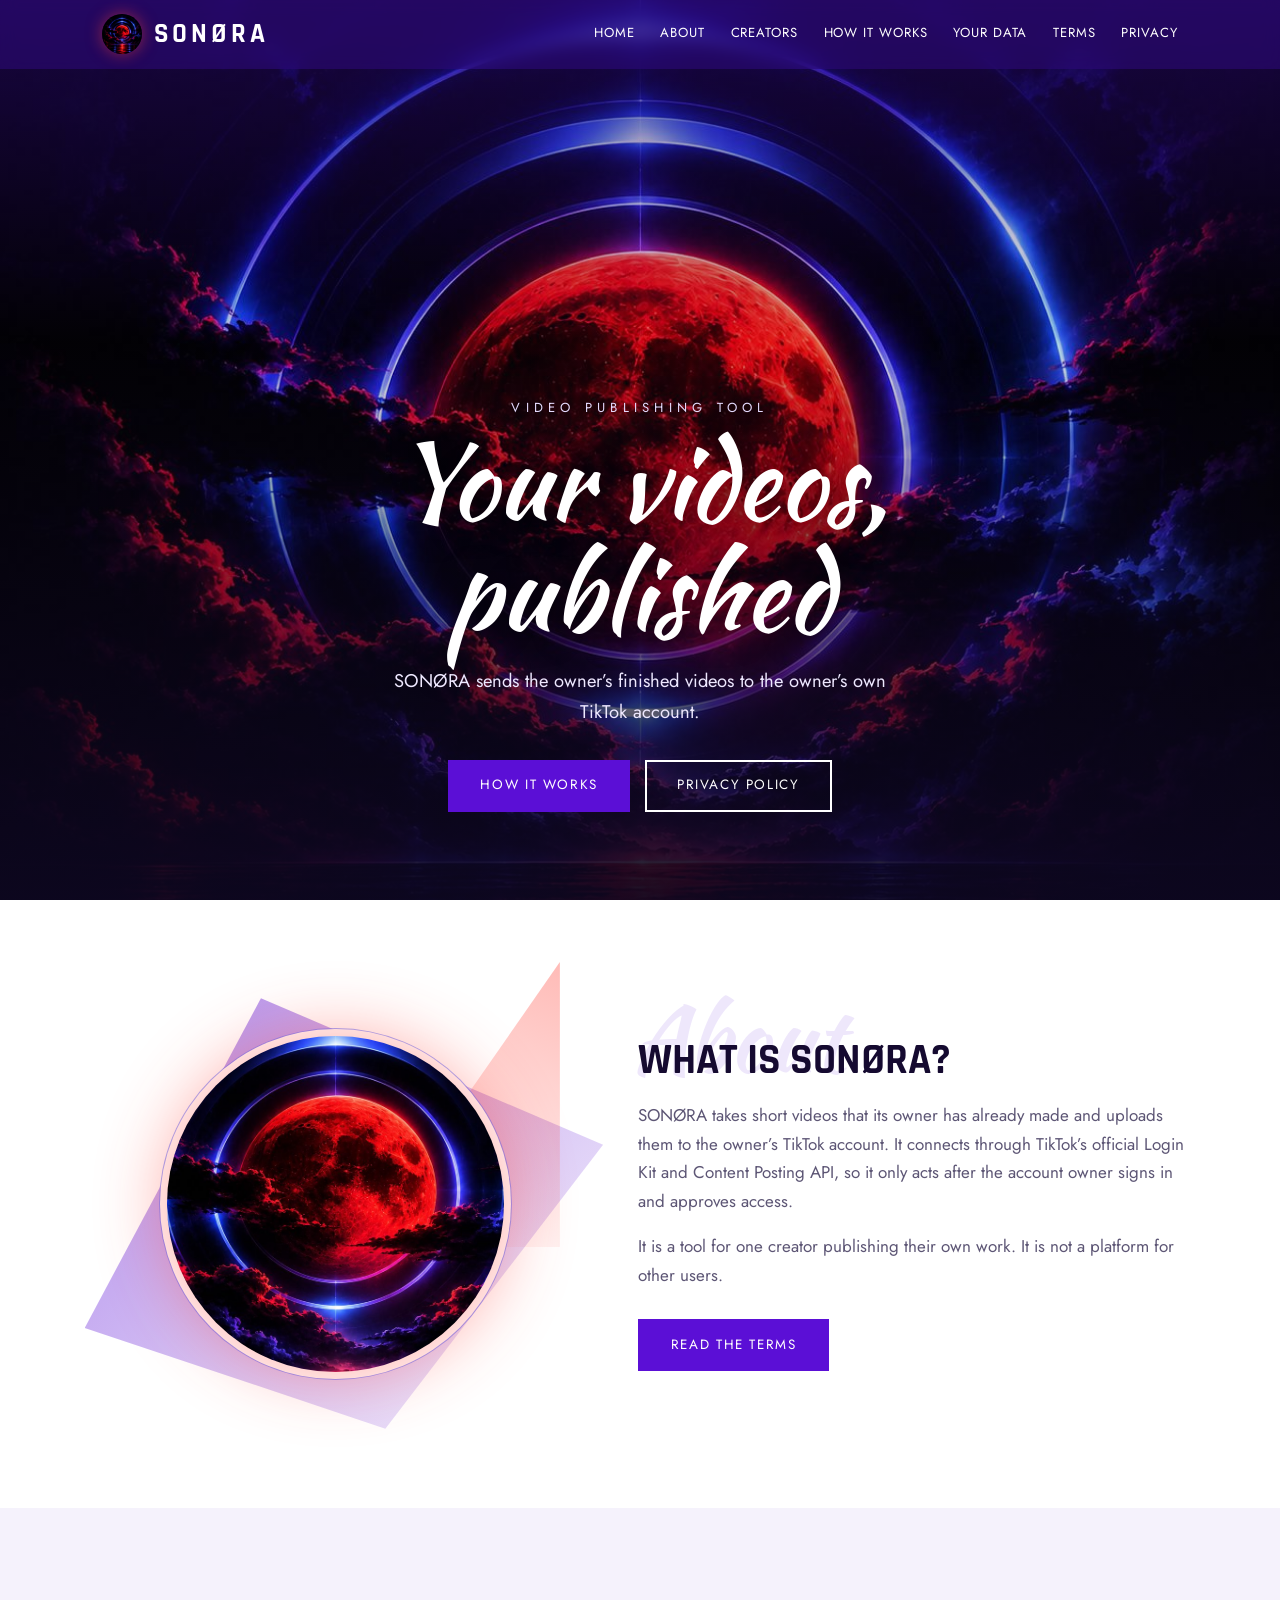
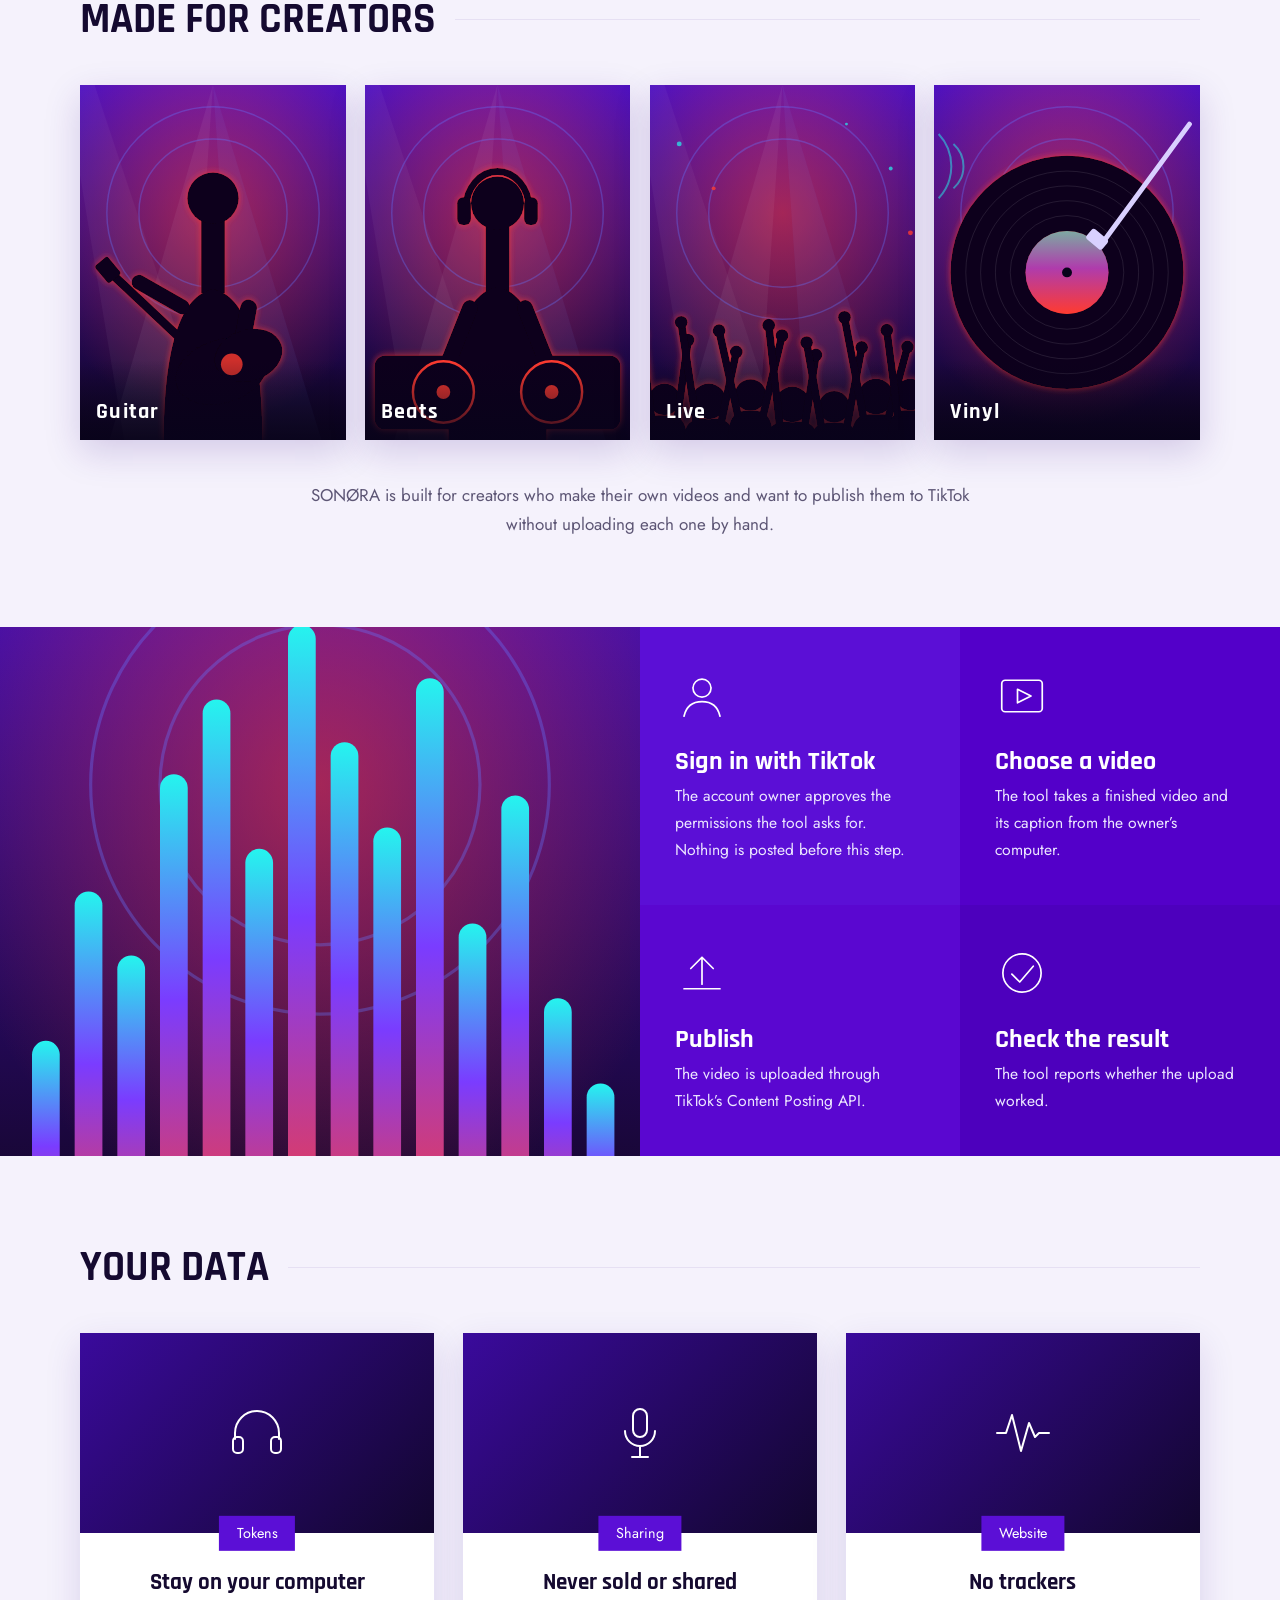
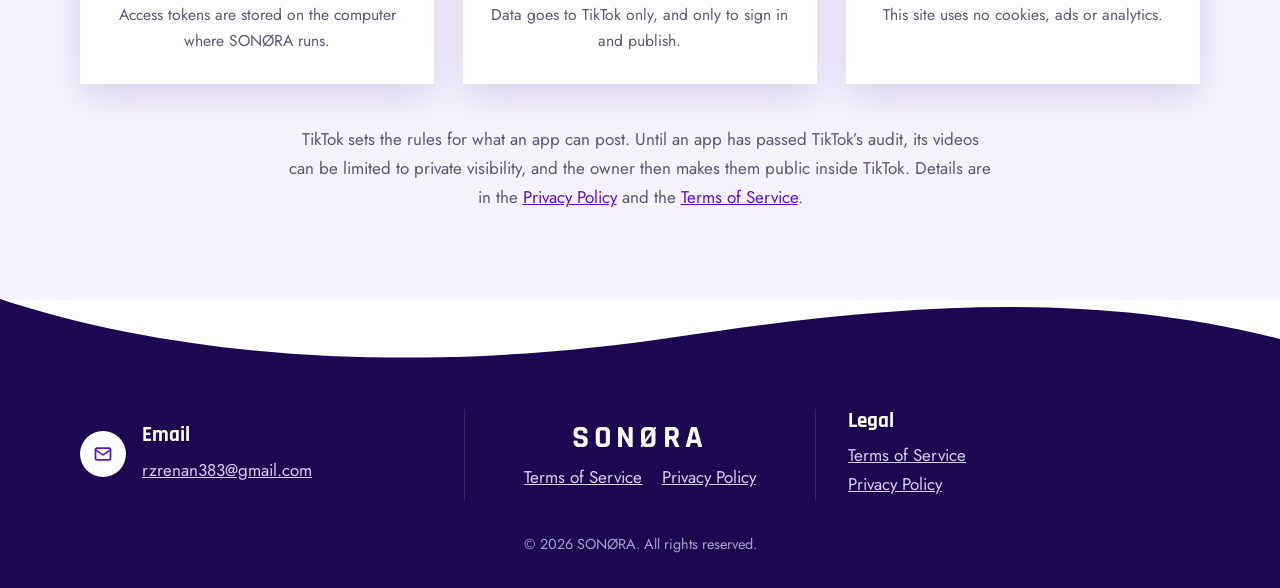
<file: index.html>
<!DOCTYPE html>
<html lang="en">
<head>
<meta charset="utf-8">
<meta name="viewport" content="width=device-width, initial-scale=1">
<title>SONØRA – Video publishing tool</title>
<meta name="description" content="SONØRA is a personal tool that publishes its owner’s own videos to TikTok.">
<link rel="icon" href="icon.png">
<link rel="preconnect" href="https://fonts.googleapis.com">
<link rel="preconnect" href="https://fonts.gstatic.com" crossorigin>
<link href="https://fonts.googleapis.com/css2?family=Jost:wght@400;500&family=Kaushan+Script&family=Rajdhani:wght@600;700&display=swap" rel="stylesheet">
<link rel="stylesheet" href="style.css">
</head>
<body id="top">
<header class="bar"><div class="in"><a class="brand" href="index.html"><img src="icon.png" alt="" width="40" height="40">SONØRA</a><nav aria-label="Main"><a href="index.html">Home</a><a href="index.html#about">About</a><a href="index.html#creators">Creators</a><a href="index.html#how">How it works</a><a href="index.html#data">Your data</a><a href="terms.html">Terms</a><a href="privacy.html">Privacy</a></nav></div></header>
<main>
<section class="hero"><div class="in">
<p class="eyebrow">Video publishing tool</p>
<h1>Your videos, published</h1>
<p class="lead">SONØRA sends the owner’s finished videos to the owner’s own TikTok account.</p>
<div class="btns"><a class="btn" href="#how">How it works</a><a class="btn ghost" href="privacy.html">Privacy policy</a></div>
</div></section>

<section class="sec" id="about"><div class="in about">
<div class="art"><div class="disc" role="img" aria-label="A red moon inside glowing blue rings"></div></div>
<div class="copy"><span class="wm" aria-hidden="true">About</span>
<h2>What is SONØRA?</h2>
<p>SONØRA takes short videos that its owner has already made and uploads them to the owner’s TikTok account. It connects through TikTok’s official Login Kit and Content Posting API, so it only acts after the account owner signs in and approves access.</p>
<p>It is a tool for one creator publishing their own work. It is not a platform for other users.</p>
<a class="btn" href="terms.html">Read the terms</a></div>
</div></section>

<section class="sec alt" id="creators"><div class="in">
<div class="title"><h2>Made for creators</h2></div>
<div class="gal">
<div class="tile" style="--im:var(--guitar)" role="img" aria-label="Illustration of a guitarist on stage"><span>Guitar</span></div>
<div class="tile" style="--im:var(--dj)" role="img" aria-label="Illustration of a DJ with headphones"><span>Beats</span></div>
<div class="tile" style="--im:var(--crowd)" role="img" aria-label="Illustration of a crowd with raised hands"><span>Live</span></div>
<div class="tile" style="--im:var(--vinyl)" role="img" aria-label="Illustration of a vinyl record"><span>Vinyl</span></div>
</div>
<p class="note">SONØRA is built for creators who make their own videos and want to publish them to TikTok without uploading each one by hand.</p>
</div></section>

<section class="feat" id="how"><div class="pic" role="img" aria-label="Equalizer bars in neon colors"></div><div class="g"><div class="cell"><svg viewBox="0 0 48 48" aria-hidden="true"><circle cx="24" cy="17" r="8"/><path d="M8 42c2-9 8-13 16-13s14 4 16 13"/></svg><h3>Sign in with TikTok</h3><p>The account owner approves the permissions the tool asks for. Nothing is posted before this step.</p></div><div class="cell"><svg viewBox="0 0 48 48" aria-hidden="true"><rect x="6" y="10" width="36" height="28" rx="3"/><path d="M20 18l12 6-12 6z"/></svg><h3>Choose a video</h3><p>The tool takes a finished video and its caption from the owner’s computer.</p></div><div class="cell"><svg viewBox="0 0 48 48" aria-hidden="true"><path d="M24 34V10M14 20l10-10 10 10"/><path d="M8 38h32"/></svg><h3>Publish</h3><p>The video is uploaded through TikTok’s Content Posting API.</p></div><div class="cell"><svg viewBox="0 0 48 48" aria-hidden="true"><circle cx="24" cy="24" r="17"/><path d="M15 25l7 7 12-14"/></svg><h3>Check the result</h3><p>The tool reports whether the upload worked.</p></div></div></section>

<section class="sec alt" id="data"><div class="in">
<div class="title"><h2>Your data</h2></div>
<div class="cards"><article class="card"><div class="ph"><svg viewBox="0 0 64 64" aria-hidden="true"><path d="M10 38v-6a22 22 0 0 1 44 0v6"/><rect x="8" y="36" width="10" height="16" rx="4"/><rect x="46" y="36" width="10" height="16" rx="4"/></svg><span class="badge">Tokens</span></div><div class="tx"><h3>Stay on your computer</h3><p>Access tokens are stored on the computer where SONØRA runs.</p></div></article><article class="card"><div class="ph"><svg viewBox="0 0 64 64" aria-hidden="true"><rect x="25" y="8" width="14" height="28" rx="7"/><path d="M17 30a15 15 0 0 0 30 0M32 45v11M24 56h16"/></svg><span class="badge">Sharing</span></div><div class="tx"><h3>Never sold or shared</h3><p>Data goes to TikTok only, and only to sign in and publish.</p></div></article><article class="card"><div class="ph"><svg viewBox="0 0 64 64" aria-hidden="true"><path d="M6 32h9l6-18 9 36 8-28 6 14 4-4h10"/></svg><span class="badge">Website</span></div><div class="tx"><h3>No trackers</h3><p>This site uses no cookies, ads or analytics.</p></div></article></div>
<p class="note">TikTok sets the rules for what an app can post. Until an app has passed TikTok’s audit, its videos can be limited to private visibility, and the owner then makes them public inside TikTok. Details are in the <a href="privacy.html">Privacy Policy</a> and the <a href="terms.html">Terms of Service</a>.</p>
</div></section>
</main>
<svg class="wave" viewBox="0 0 1440 70" preserveAspectRatio="none" aria-hidden="true"><path d="M0 0C240 70 520 70 760 38S1220 -10 1440 40V70H0Z"/></svg>
<footer class="foot" id="contact"><div class="in"><div class="cols">
<div class="ct"><i><svg viewBox="0 0 24 24"><rect x="3" y="5" width="18" height="14" rx="2"/><path d="M3 7l9 6 9-6"/></svg></i><div><h4>Email</h4><a href="mailto:rzrenan383@gmail.com">rzrenan383@gmail.com</a></div></div>
<div class="mid"><div class="nm">SONØRA</div><p style="margin:.3rem 0 0"><a href="terms.html">Terms of Service</a><a href="privacy.html">Privacy Policy</a></p></div>
<div class="links"><h4>Legal</h4><a href="terms.html">Terms of Service</a><a href="privacy.html">Privacy Policy</a></div>
</div><p class="copyr">© 2026 SONØRA. All rights reserved.</p></div></footer>
</body>
</html>
</file>
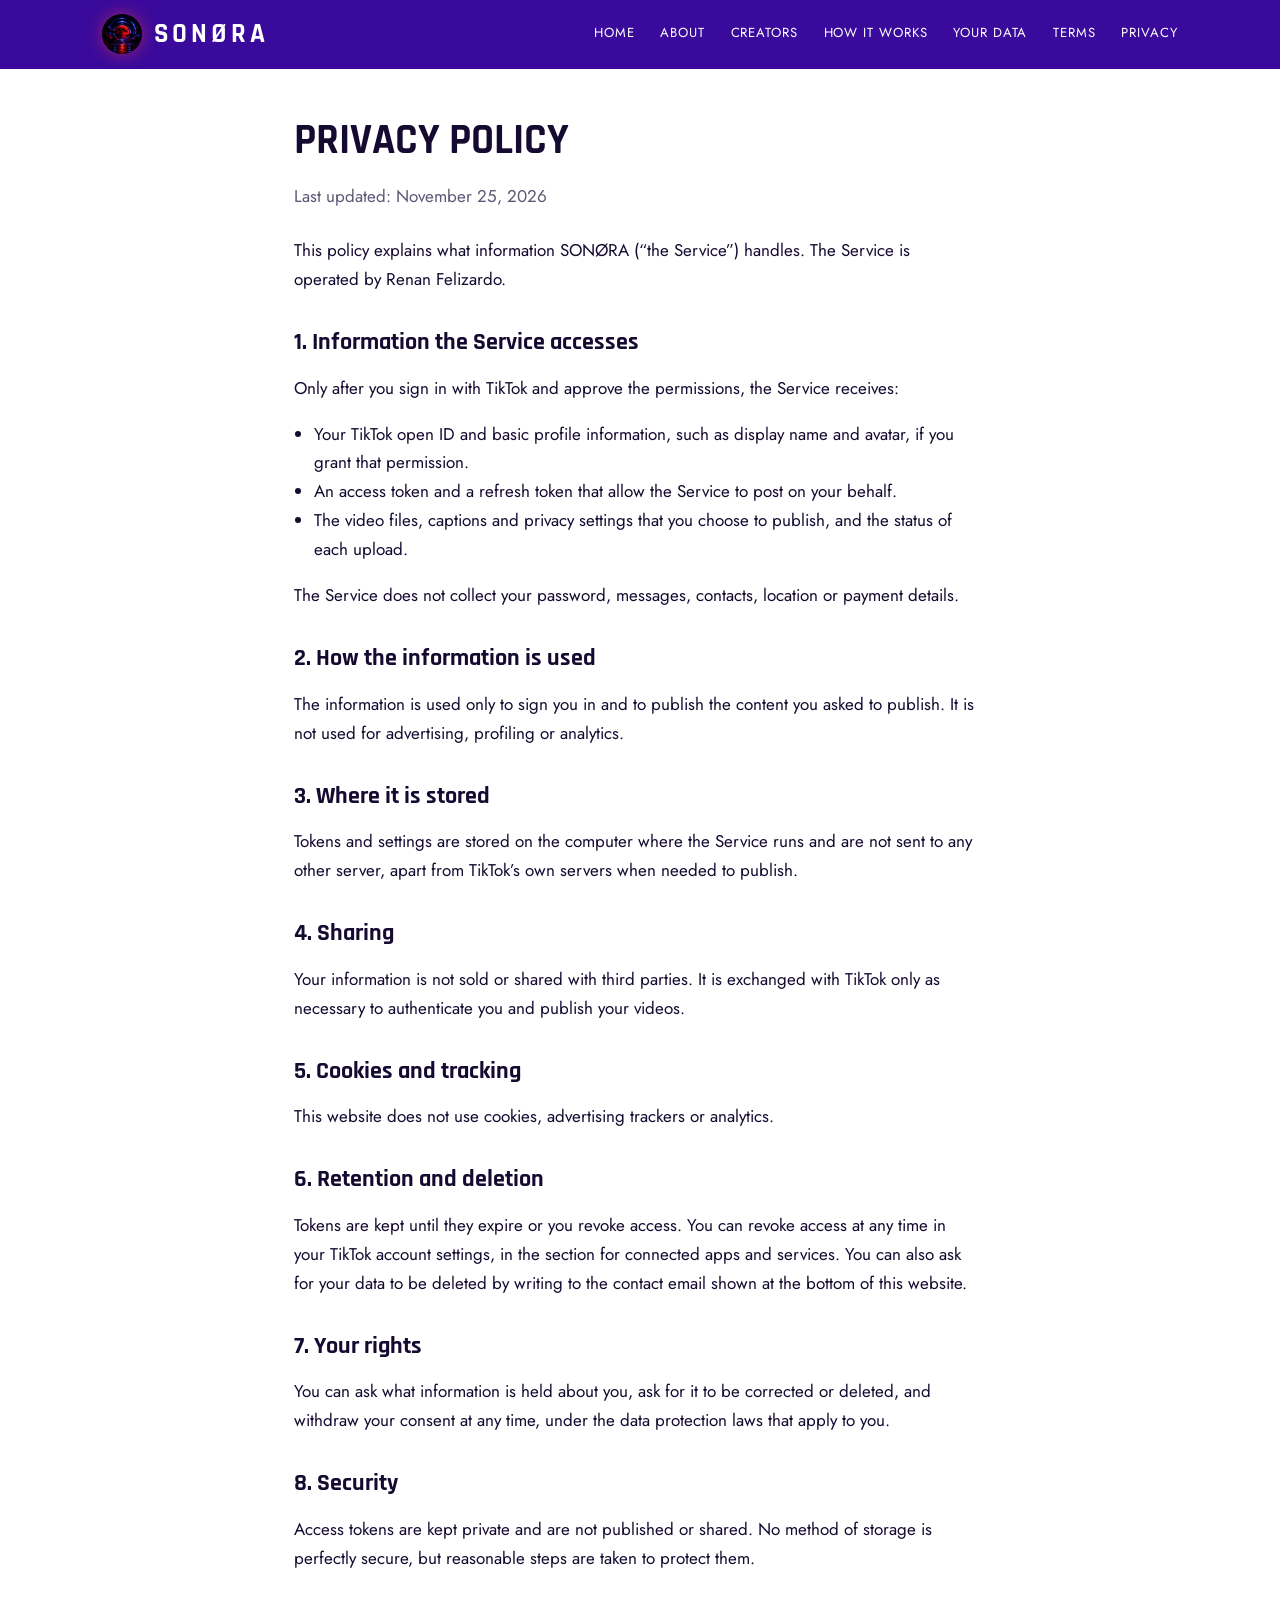
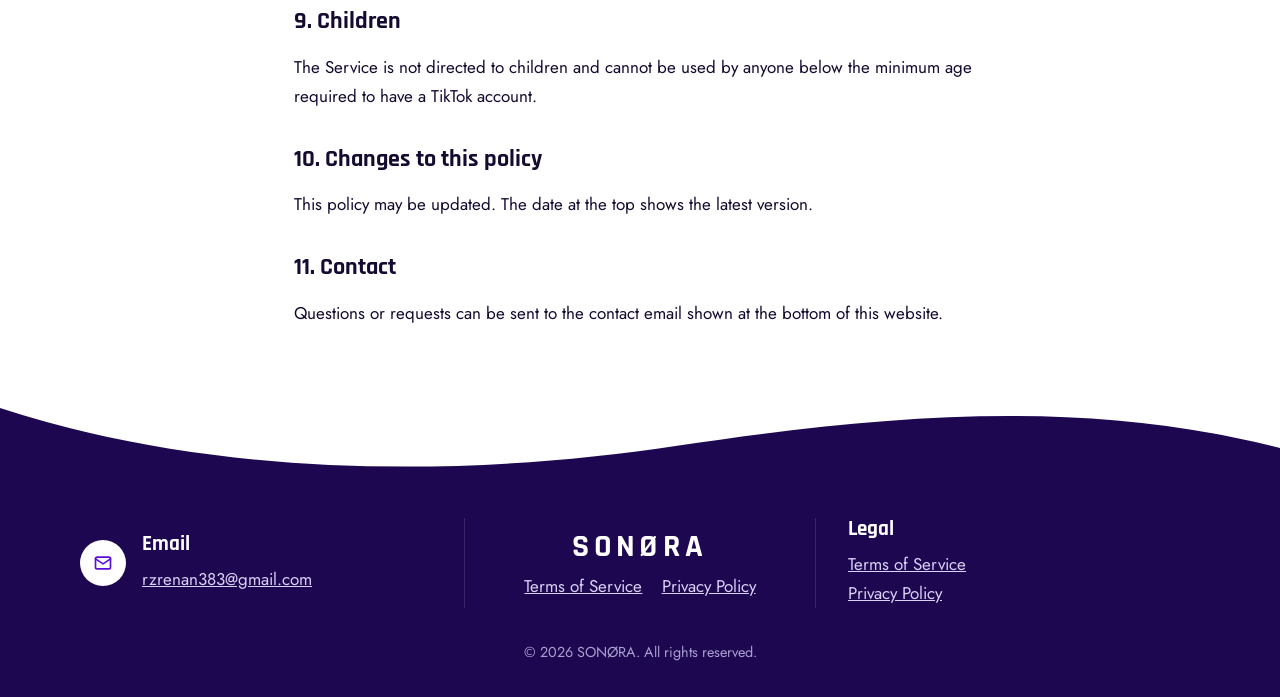
<file: privacy.html>
<!DOCTYPE html>
<html lang="en">
<head>
<meta charset="utf-8">
<meta name="viewport" content="width=device-width, initial-scale=1">
<title>Privacy Policy – SONØRA</title>
<meta name="description" content="Privacy Policy for SONØRA.">
<link rel="icon" href="icon.png">
<link rel="preconnect" href="https://fonts.googleapis.com">
<link rel="preconnect" href="https://fonts.gstatic.com" crossorigin>
<link href="https://fonts.googleapis.com/css2?family=Jost:wght@400;500&family=Kaushan+Script&family=Rajdhani:wght@600;700&display=swap" rel="stylesheet">
<link rel="stylesheet" href="style.css">
</head>
<body id="top">
<header class="bar solid"><div class="in"><a class="brand" href="index.html"><img src="icon.png" alt="" width="40" height="40">SONØRA</a><nav aria-label="Main"><a href="index.html">Home</a><a href="index.html#about">About</a><a href="index.html#creators">Creators</a><a href="index.html#how">How it works</a><a href="index.html#data">Your data</a><a href="terms.html">Terms</a><a href="privacy.html">Privacy</a></nav></div></header>
<main class="doc">
<h1>Privacy Policy</h1>
<p class="meta">Last updated: November 25, 2026</p>
<p>This policy explains what information SONØRA (“the Service”) handles. The Service is operated by Renan Felizardo.</p>

<h2>1. Information the Service accesses</h2>
<p>Only after you sign in with TikTok and approve the permissions, the Service receives:</p>
<ul>
<li>Your TikTok open ID and basic profile information, such as display name and avatar, if you grant that permission.</li>
<li>An access token and a refresh token that allow the Service to post on your behalf.</li>
<li>The video files, captions and privacy settings that you choose to publish, and the status of each upload.</li>
</ul>
<p>The Service does not collect your password, messages, contacts, location or payment details.</p>

<h2>2. How the information is used</h2>
<p>The information is used only to sign you in and to publish the content you asked to publish. It is not used for advertising, profiling or analytics.</p>

<h2>3. Where it is stored</h2>
<p>Tokens and settings are stored on the computer where the Service runs and are not sent to any other server, apart from TikTok’s own servers when needed to publish.</p>

<h2>4. Sharing</h2>
<p>Your information is not sold or shared with third parties. It is exchanged with TikTok only as necessary to authenticate you and publish your videos.</p>

<h2>5. Cookies and tracking</h2>
<p>This website does not use cookies, advertising trackers or analytics.</p>

<h2>6. Retention and deletion</h2>
<p>Tokens are kept until they expire or you revoke access. You can revoke access at any time in your TikTok account settings, in the section for connected apps and services. You can also ask for your data to be deleted by writing to the contact email shown at the bottom of this website.</p>

<h2>7. Your rights</h2>
<p>You can ask what information is held about you, ask for it to be corrected or deleted, and withdraw your consent at any time, under the data protection laws that apply to you.</p>

<h2>8. Security</h2>
<p>Access tokens are kept private and are not published or shared. No method of storage is perfectly secure, but reasonable steps are taken to protect them.</p>

<h2>9. Children</h2>
<p>The Service is not directed to children and cannot be used by anyone below the minimum age required to have a TikTok account.</p>

<h2>10. Changes to this policy</h2>
<p>This policy may be updated. The date at the top shows the latest version.</p>

<h2>11. Contact</h2>
<p>Questions or requests can be sent to the contact email shown at the bottom of this website.</p>
</main>
<svg class="wave" viewBox="0 0 1440 70" preserveAspectRatio="none" aria-hidden="true"><path d="M0 0C240 70 520 70 760 38S1220 -10 1440 40V70H0Z"/></svg>
<footer class="foot" id="contact"><div class="in"><div class="cols">
<div class="ct"><i><svg viewBox="0 0 24 24"><rect x="3" y="5" width="18" height="14" rx="2"/><path d="M3 7l9 6 9-6"/></svg></i><div><h4>Email</h4><a href="mailto:rzrenan383@gmail.com">rzrenan383@gmail.com</a></div></div>
<div class="mid"><div class="nm">SONØRA</div><p style="margin:.3rem 0 0"><a href="terms.html">Terms of Service</a><a href="privacy.html">Privacy Policy</a></p></div>
<div class="links"><h4>Legal</h4><a href="terms.html">Terms of Service</a><a href="privacy.html">Privacy Policy</a></div>
</div><p class="copyr">© 2026 SONØRA. All rights reserved.</p></div></footer>
</body>
</html>
</file>
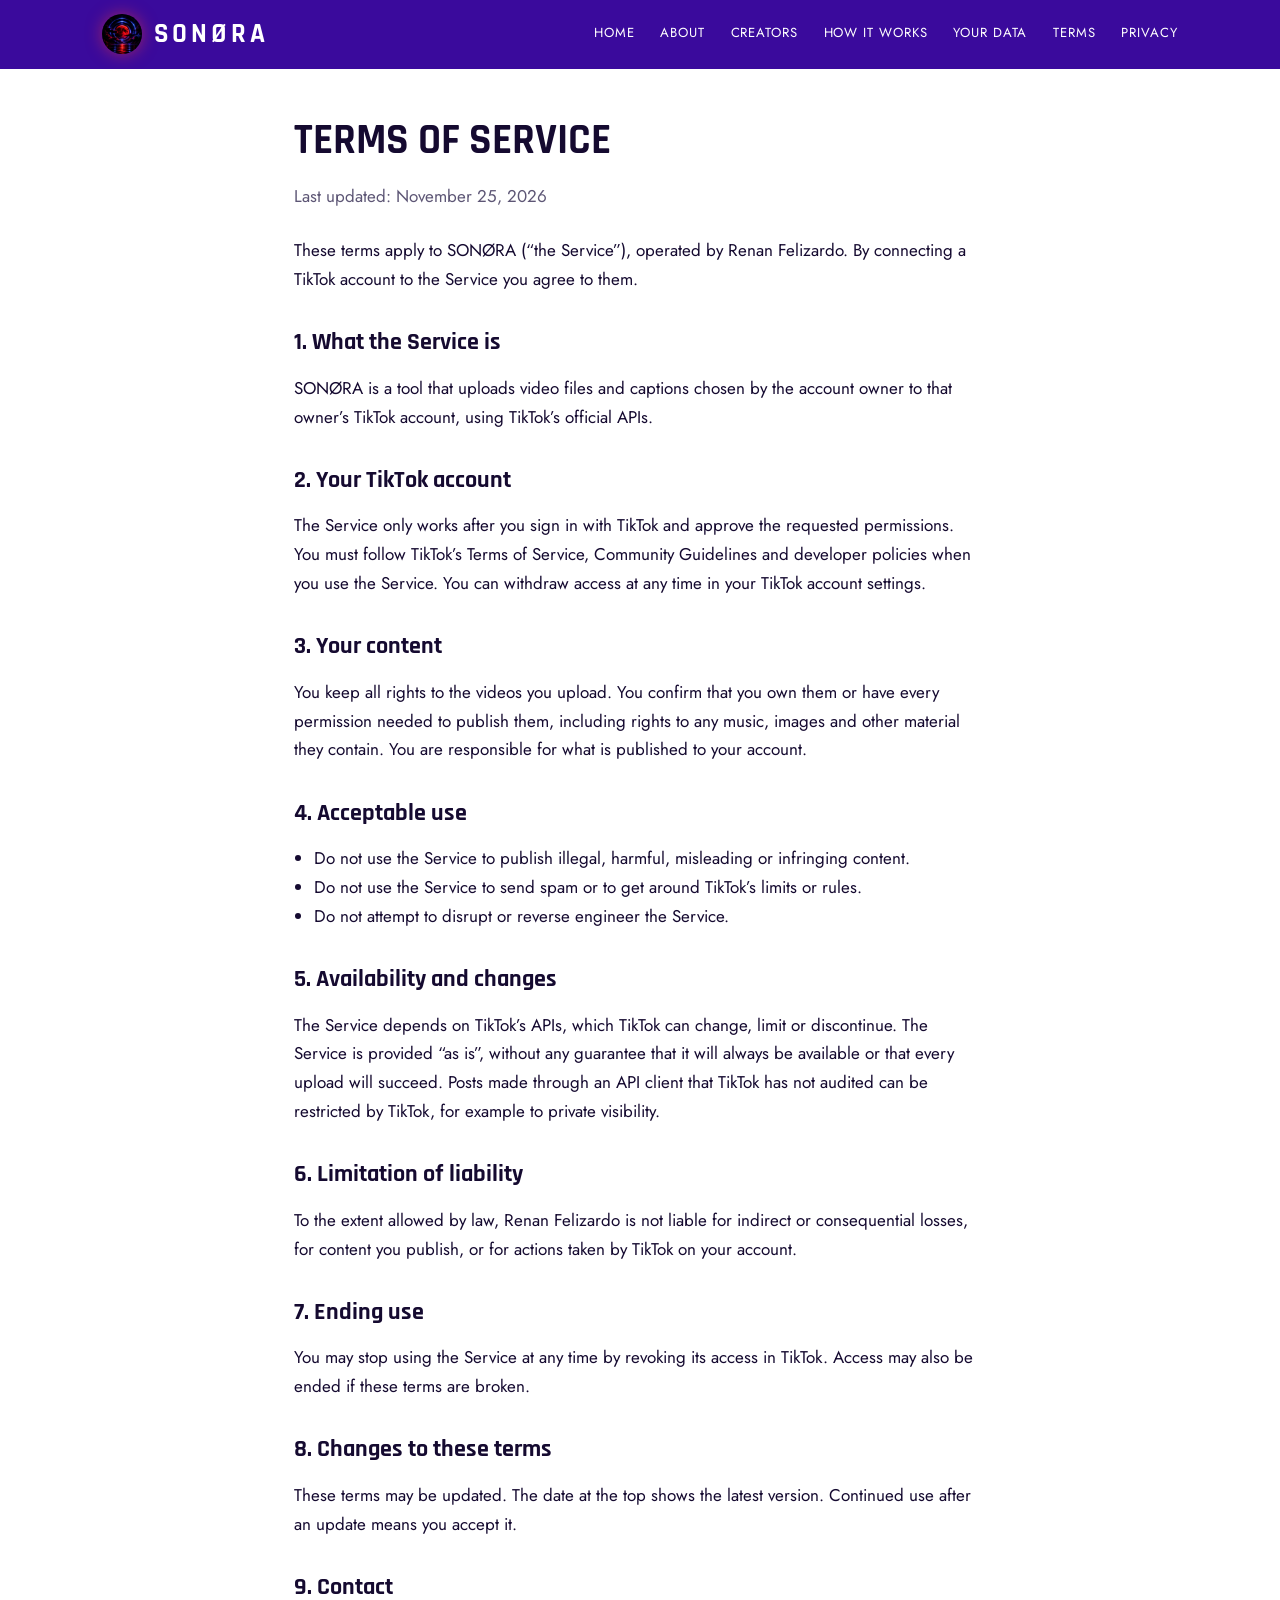
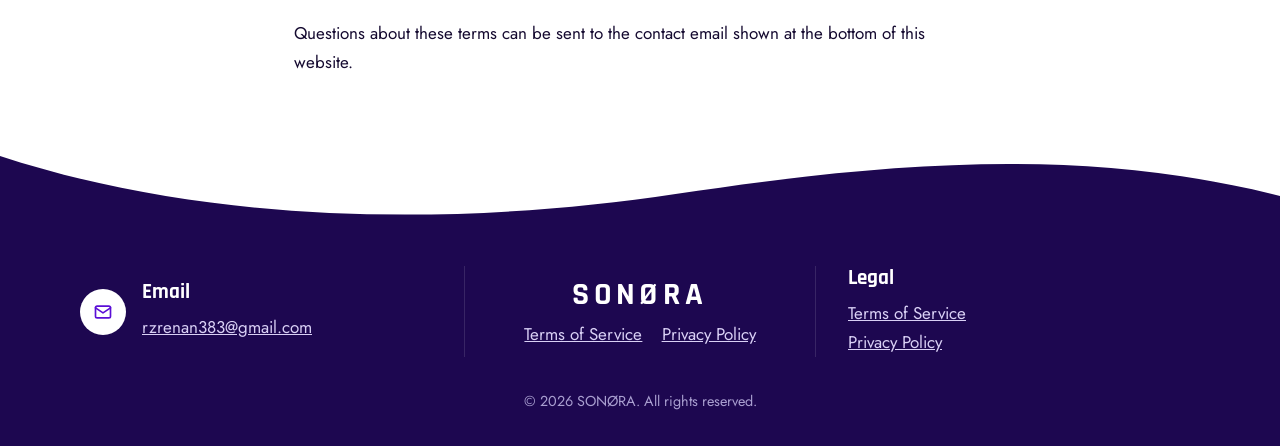
<file: terms.html>
<!DOCTYPE html>
<html lang="en">
<head>
<meta charset="utf-8">
<meta name="viewport" content="width=device-width, initial-scale=1">
<title>Terms of Service – SONØRA</title>
<meta name="description" content="Terms of Service for SONØRA.">
<link rel="icon" href="icon.png">
<link rel="preconnect" href="https://fonts.googleapis.com">
<link rel="preconnect" href="https://fonts.gstatic.com" crossorigin>
<link href="https://fonts.googleapis.com/css2?family=Jost:wght@400;500&family=Kaushan+Script&family=Rajdhani:wght@600;700&display=swap" rel="stylesheet">
<link rel="stylesheet" href="style.css">
</head>
<body id="top">
<header class="bar solid"><div class="in"><a class="brand" href="index.html"><img src="icon.png" alt="" width="40" height="40">SONØRA</a><nav aria-label="Main"><a href="index.html">Home</a><a href="index.html#about">About</a><a href="index.html#creators">Creators</a><a href="index.html#how">How it works</a><a href="index.html#data">Your data</a><a href="terms.html">Terms</a><a href="privacy.html">Privacy</a></nav></div></header>
<main class="doc">
<h1>Terms of Service</h1>
<p class="meta">Last updated: November 25, 2026</p>
<p>These terms apply to SONØRA (“the Service”), operated by Renan Felizardo. By connecting a TikTok account to the Service you agree to them.</p>

<h2>1. What the Service is</h2>
<p>SONØRA is a tool that uploads video files and captions chosen by the account owner to that owner’s TikTok account, using TikTok’s official APIs.</p>

<h2>2. Your TikTok account</h2>
<p>The Service only works after you sign in with TikTok and approve the requested permissions. You must follow TikTok’s Terms of Service, Community Guidelines and developer policies when you use the Service. You can withdraw access at any time in your TikTok account settings.</p>

<h2>3. Your content</h2>
<p>You keep all rights to the videos you upload. You confirm that you own them or have every permission needed to publish them, including rights to any music, images and other material they contain. You are responsible for what is published to your account.</p>

<h2>4. Acceptable use</h2>
<ul>
<li>Do not use the Service to publish illegal, harmful, misleading or infringing content.</li>
<li>Do not use the Service to send spam or to get around TikTok’s limits or rules.</li>
<li>Do not attempt to disrupt or reverse engineer the Service.</li>
</ul>

<h2>5. Availability and changes</h2>
<p>The Service depends on TikTok’s APIs, which TikTok can change, limit or discontinue. The Service is provided “as is”, without any guarantee that it will always be available or that every upload will succeed. Posts made through an API client that TikTok has not audited can be restricted by TikTok, for example to private visibility.</p>

<h2>6. Limitation of liability</h2>
<p>To the extent allowed by law, Renan Felizardo is not liable for indirect or consequential losses, for content you publish, or for actions taken by TikTok on your account.</p>

<h2>7. Ending use</h2>
<p>You may stop using the Service at any time by revoking its access in TikTok. Access may also be ended if these terms are broken.</p>

<h2>8. Changes to these terms</h2>
<p>These terms may be updated. The date at the top shows the latest version. Continued use after an update means you accept it.</p>

<h2>9. Contact</h2>
<p>Questions about these terms can be sent to the contact email shown at the bottom of this website.</p>
</main>
<svg class="wave" viewBox="0 0 1440 70" preserveAspectRatio="none" aria-hidden="true"><path d="M0 0C240 70 520 70 760 38S1220 -10 1440 40V70H0Z"/></svg>
<footer class="foot" id="contact"><div class="in"><div class="cols">
<div class="ct"><i><svg viewBox="0 0 24 24"><rect x="3" y="5" width="18" height="14" rx="2"/><path d="M3 7l9 6 9-6"/></svg></i><div><h4>Email</h4><a href="mailto:rzrenan383@gmail.com">rzrenan383@gmail.com</a></div></div>
<div class="mid"><div class="nm">SONØRA</div><p style="margin:.3rem 0 0"><a href="terms.html">Terms of Service</a><a href="privacy.html">Privacy Policy</a></p></div>
<div class="links"><h4>Legal</h4><a href="terms.html">Terms of Service</a><a href="privacy.html">Privacy Policy</a></div>
</div><p class="copyr">© 2026 SONØRA. All rights reserved.</p></div></footer>
</body>
</html>
</file>
<file: style.css>
:root{--purple:#5b0fd6;--purple2:#3a0a9c;--deep:#1d0750;--moon:#ff3b30;--paper:#fff;--soft:#f5f2fc;--ink:#150a30;--mute:#5d5675;--line:#e6e0f3;--img:url(hero.jpg);--guitar:url(guitarist.svg);--dj:url(dj.svg);--crowd:url(crowd.svg);--vinyl:url(vinyl.svg);--eq:url(equalizer.svg)}
@media (prefers-color-scheme:dark){:root:not([data-theme="light"]){--paper:#0d0720;--soft:#140c30;--ink:#ece9f8;--mute:#a59fbd;--line:#2a2346}}
:root[data-theme="dark"]{--paper:#0d0720;--soft:#140c30;--ink:#ece9f8;--mute:#a59fbd;--line:#2a2346}
*{box-sizing:border-box}html{scroll-behavior:smooth;-webkit-text-size-adjust:100%}
body{margin:0;background:var(--paper);color:var(--ink);font:17px/1.7 Jost,system-ui,-apple-system,"Segoe UI",sans-serif}
h1,h2,h3,h4{font-family:Rajdhani,"Arial Narrow",system-ui,sans-serif;line-height:1.15}
a{color:var(--purple)}a:focus-visible{outline:2px solid #9b7bff;outline-offset:3px}
@media (prefers-color-scheme:dark){a{color:#b9a6ff}}
.in{max-width:70rem;margin:0 auto}
.bar{position:absolute;top:0;left:0;right:0;z-index:5;background:rgba(48,10,130,.5);-webkit-backdrop-filter:blur(8px);backdrop-filter:blur(8px)}
.bar.solid{position:relative;background:var(--purple2)}
.bar .in{display:flex;align-items:center;flex-wrap:wrap;gap:.6rem 1.2rem;padding:.9rem 1.4rem}
.brand{display:flex;align-items:center;gap:.7rem;color:#fff;text-decoration:none;font:700 1.7rem Rajdhani,sans-serif;letter-spacing:.14em}
.brand img{width:40px;height:40px;border-radius:50%;box-shadow:0 0 16px rgba(255,59,48,.5)}
.bar nav{margin-left:auto;display:flex;flex-wrap:wrap;gap:.3rem 1.6rem}
.bar nav a{color:#fff;text-decoration:none;text-transform:uppercase;letter-spacing:.07em;font-size:.82rem;padding:.3rem 0;border-bottom:2px solid transparent}
.bar nav a:hover{border-color:#fff}
.hero{position:relative;min-height:100vh;padding-top:7rem;display:flex;align-items:flex-end;justify-content:center;text-align:center;background:linear-gradient(rgba(40,8,110,.6),rgba(14,5,40,.1) 38%,rgba(13,7,32,.94)),var(--img) 50% 30%/cover no-repeat #0d0720}
.hero .in{padding:0 1.4rem 5.5rem;max-width:46rem}
.eyebrow{letter-spacing:.4em;text-transform:uppercase;font-size:.82rem;color:#e6dcff;margin:0}
.hero h1{font:400 clamp(3.2rem,11vw,6.6rem)/1.05 "Kaushan Script","Brush Script MT",cursive;margin:.5rem 0 1rem;color:#fff;text-shadow:0 4px 30px rgba(0,0,0,.55)}
.hero p.lead{color:#eee8ff;font-size:1.15rem;margin:0 auto 2rem;max-width:34rem}
.btns{display:flex;flex-wrap:wrap;gap:.9rem;justify-content:center}
.btn{display:inline-block;padding:.8rem 1.9rem;background:var(--purple);color:#fff!important;text-decoration:none;letter-spacing:.12em;text-transform:uppercase;font-size:.84rem;border:2px solid var(--purple)}
.btn:hover{background:#7433ec;border-color:#7433ec}
.btn.ghost{background:transparent;border-color:#fff}.btn.ghost:hover{background:rgba(255,255,255,.14)}
.sec{padding:5.5rem 1.4rem}.sec.alt{background:var(--soft)}
.title{display:flex;align-items:center;gap:1.2rem;margin:0 0 2.6rem}
.title h2{margin:0;font-size:2.6rem;text-transform:uppercase}.title::after{content:"";flex:1;height:1px;background:var(--line)}
.about{display:grid;grid-template-columns:1fr 1.1fr;gap:3rem;align-items:center}
.art{position:relative;aspect-ratio:1;max-width:27rem;width:100%;margin:0 auto}
.art::before{content:"";position:absolute;inset:-4% -12% -2% -8%;background:linear-gradient(135deg,rgba(91,15,214,.5),rgba(91,15,214,.05));clip-path:polygon(0 78%,34% 6%,100% 38%,58% 100%)}
.art::after{content:"";position:absolute;inset:-6% -2% 40% 56%;background:linear-gradient(200deg,rgba(255,59,48,.35),rgba(255,59,48,0));clip-path:polygon(0 100%,100% 0,100% 100%)}
.art .disc{position:absolute;inset:11%;border-radius:50%;background:var(--img) 50% 43%/175% no-repeat #0d0720;box-shadow:0 0 70px rgba(255,59,48,.45),0 0 0 7px var(--paper),0 0 0 8px rgba(98,117,255,.6);z-index:1}
.copy{position:relative}.wm{position:absolute;top:-2.6rem;left:-.4rem;font:400 5.6rem/1 "Kaushan Script",cursive;color:rgba(91,15,214,.1);pointer-events:none}
.copy h2{position:relative;font-size:2.6rem;text-transform:uppercase;margin:0 0 1rem}.copy p{max-width:36rem;color:var(--mute);margin:0 0 1rem}.copy .btn{margin-top:.8rem}
.feat{display:grid;grid-template-columns:1fr 1fr;background:var(--purple)}
.feat .pic{min-height:30rem;background:var(--eq) center/cover}
.feat .g{display:grid;grid-template-columns:1fr 1fr}
.cell{padding:2.6rem 2.2rem;color:#fff;background:#5b0fd6}.cell:nth-child(2){background:#5300c9}.cell:nth-child(3){background:#5a07d0}.cell:nth-child(4){background:#4d00bd}
.cell svg{width:54px;height:54px;fill:none;stroke:#fff;stroke-width:1.5;stroke-linecap:round;stroke-linejoin:round;margin-bottom:1rem}
.cell h3{margin:0 0 .4rem;font-size:1.6rem}.cell p{margin:0;color:#ece6ff;font-size:.98rem}
.cards{display:grid;grid-template-columns:repeat(3,1fr);gap:1.8rem}
.card{background:var(--paper);box-shadow:0 12px 34px rgba(60,20,140,.14)}
.card .ph{position:relative;height:12.5rem;display:grid;place-items:center;background:linear-gradient(135deg,#3a0a9c,#12062e)}.card .ph svg{width:64px;height:64px;fill:none;stroke:#fff;stroke-width:2;stroke-linecap:round;stroke-linejoin:round}
.badge{position:absolute;left:50%;bottom:0;transform:translate(-50%,50%);background:var(--purple);color:#fff;padding:.35rem 1.1rem;font-size:.9rem}
.card .tx{padding:2.2rem 1.4rem 1.8rem;text-align:center}.card h3{margin:0 0 .4rem;font-size:1.45rem}.card p{margin:0;color:var(--mute);font-size:.98rem}
.note{max-width:44rem;margin:2.6rem auto 0;text-align:center;color:var(--mute)}
.doc{max-width:46rem;margin:0 auto;padding:3rem 1.4rem 4rem}
.doc h1{font-size:2.6rem;text-transform:uppercase;margin:0 0 .3rem}.doc h2{font-size:1.5rem;margin:2.2rem 0 .3rem}
.doc p,.doc li{max-width:68ch}.doc ul{padding-left:1.2rem}.meta{color:var(--mute);margin-bottom:1.6rem}
.fill{background:#ffe3e1;border:1px dashed var(--moon);color:#8c1710;padding:0 .35em;border-radius:3px}
@media (prefers-color-scheme:dark){.fill{background:#2a1020;color:#ffd2cf}}
.wave{display:block;width:100%;height:70px;fill:var(--deep);margin-top:-1px}
.foot{background:var(--deep);color:#d9d0f5;padding:2.5rem 1.4rem 2rem}
.foot .cols{display:grid;grid-template-columns:1fr 1fr 1fr;gap:2rem;align-items:center}
.foot h4{margin:0 0 .5rem;font-size:1.3rem;color:#fff}.foot a{color:#d9d0f5}
.ct{display:flex;align-items:center;gap:1rem}.ct i{width:46px;height:46px;border-radius:50%;background:#fff;display:grid;place-items:center;flex:none}
.ct svg{width:20px;height:20px;fill:none;stroke:var(--purple);stroke-width:2;stroke-linecap:round;stroke-linejoin:round}
.mid{text-align:center;border-left:1px solid rgba(255,255,255,.12);border-right:1px solid rgba(255,255,255,.12);padding:.5rem 1rem}
.mid .nm{font:700 2rem Rajdhani,sans-serif;letter-spacing:.14em;color:#fff}.mid a{margin:0 .6rem}
.foot .links a{display:block}
.copyr{text-align:center;margin:2rem 0 0;font-size:.9rem;color:#a99fd0}
@media (max-width:820px){.about,.feat,.cards,.foot .cols{grid-template-columns:1fr}.feat .pic{min-height:16rem}.mid{border:0;padding:0}.sec{padding:4rem 1.2rem}.title h2,.copy h2{font-size:2.1rem}.bar nav{margin-left:0}}
@media (max-width:480px){.feat .g{grid-template-columns:1fr}}

.gal{display:grid;grid-template-columns:repeat(4,1fr);gap:1.2rem}
.tile{position:relative;aspect-ratio:3/4;background:var(--im) center/cover no-repeat #0d0720;box-shadow:0 12px 34px rgba(60,20,140,.18);overflow:hidden}
.tile span{position:absolute;left:0;right:0;bottom:0;padding:2.4rem 1rem .9rem;color:#fff;font:700 1.35rem Rajdhani,sans-serif;letter-spacing:.06em;background:linear-gradient(transparent,rgba(8,3,26,.85))}
@media (max-width:820px){.gal{grid-template-columns:1fr 1fr}}
@media (max-height:760px){.hero{align-items:center}.hero .in{padding-bottom:3rem}}
</file>
